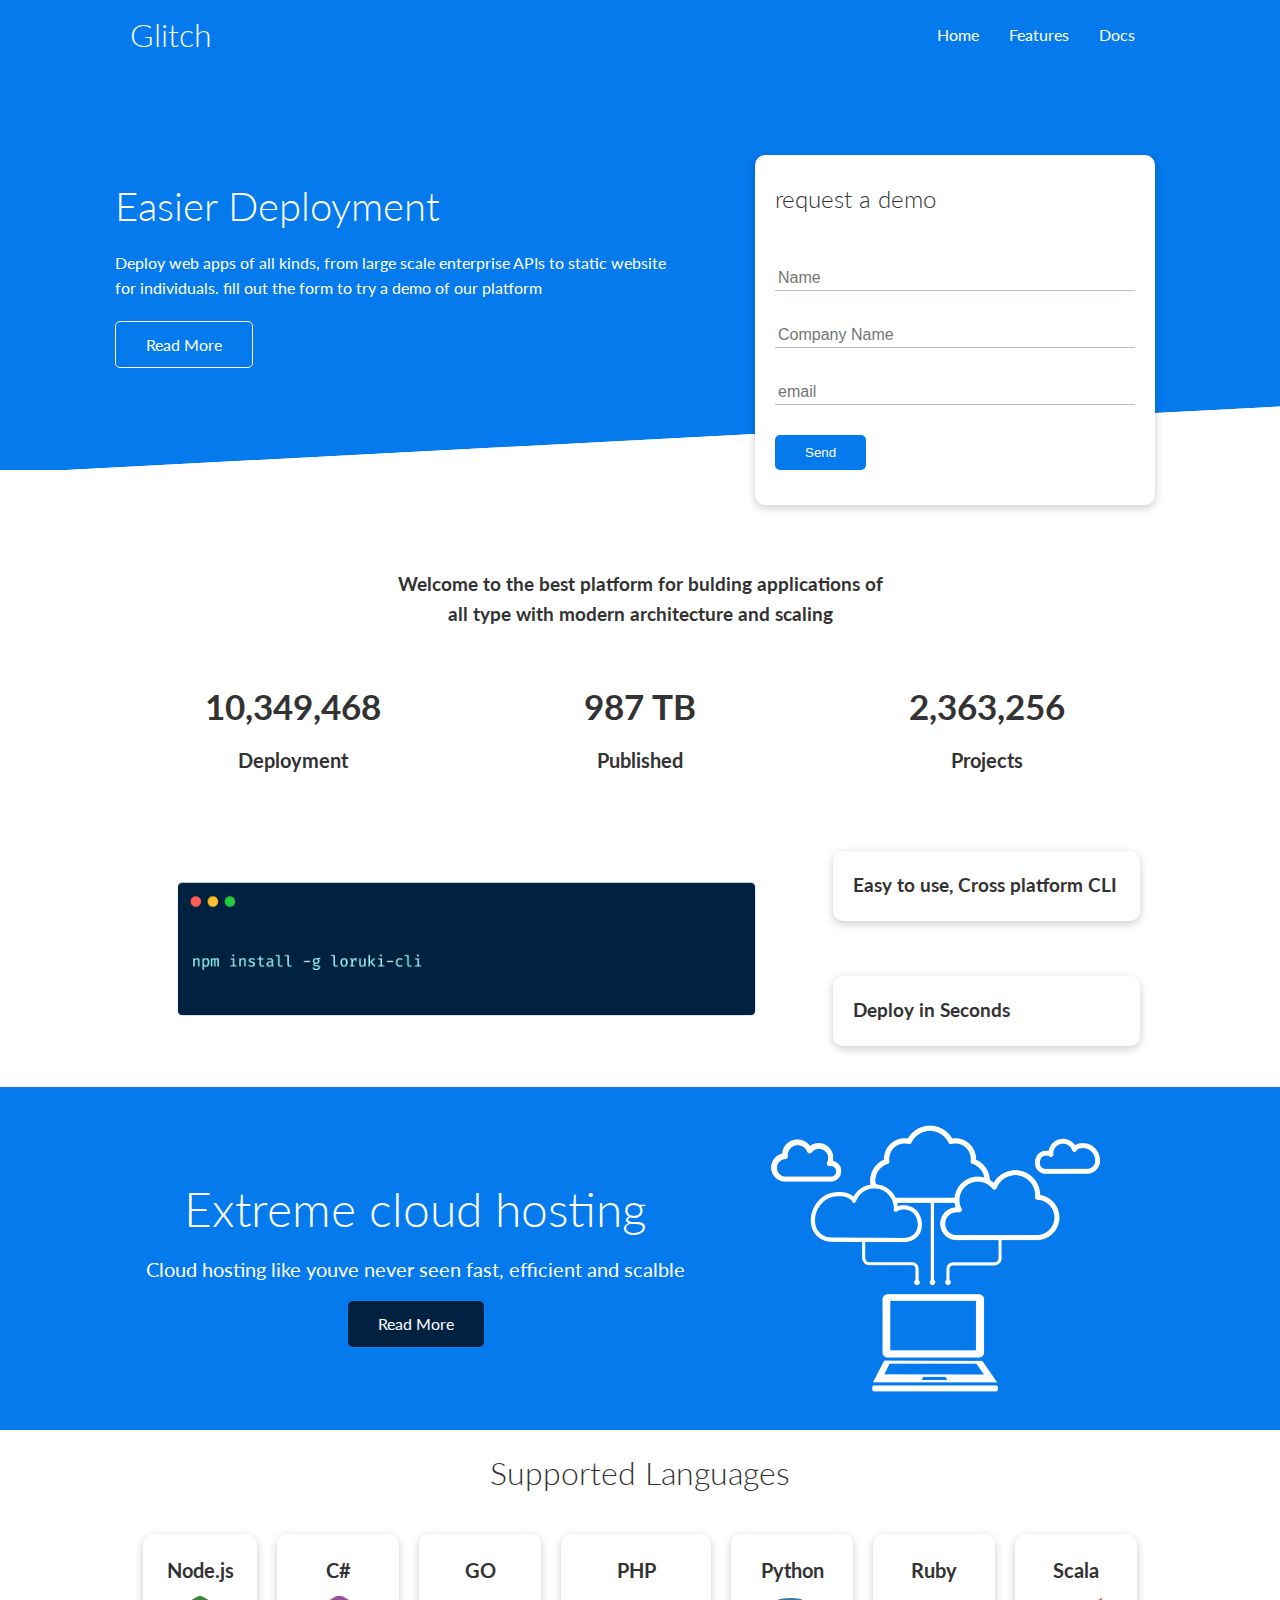
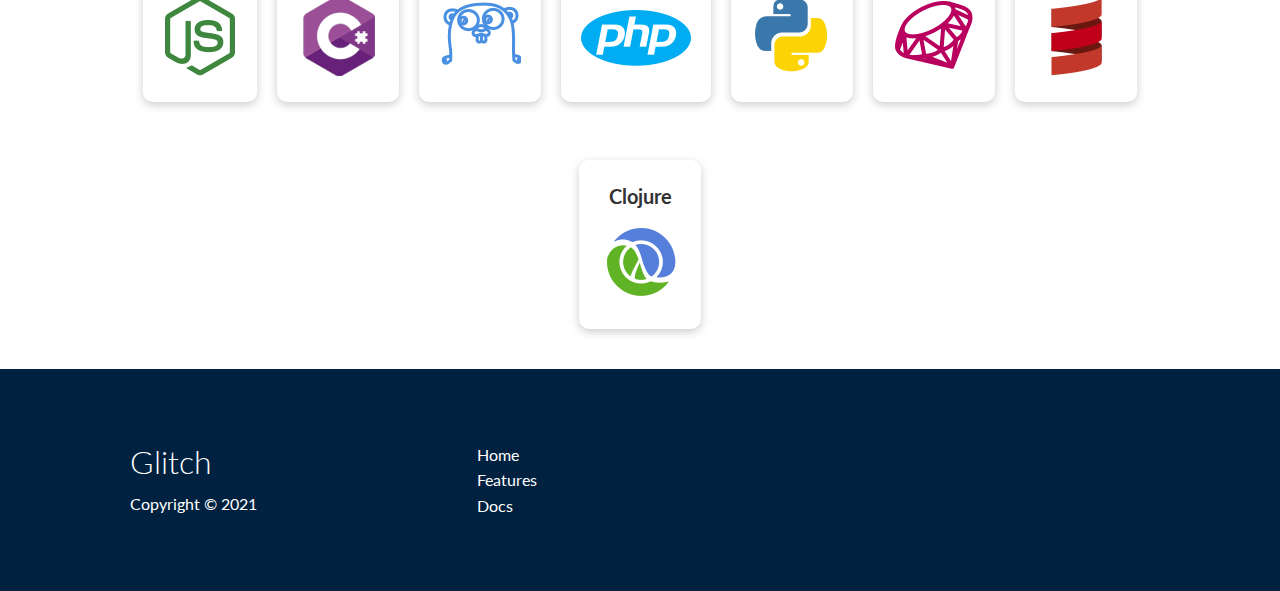
<file: index.html>
<!DOCTYPE html>
<html lang="en">

<head>
    <meta charset="UTF-8">
    <meta http-equiv="X-UA-Compatible" content="IE=edge">
    <meta name="viewport" content="width=device-width, initial-scale=1.0">
    <link rel="preconnect" href="https://fonts.gstatic.com">
    <link href="https://fonts.googleapis.com/css2?family=Lato:wght@300;400;700&display=swap" rel="stylesheet">
    <link rel="stylesheet" href="https://cdnjs.cloudflare.com/ajax/libs/font-awesome/5.15.3/css/all.min.css" integrity="sha512-iBBXm8fW90+nuLcSKlbmrPcLa0OT92xO1BIsZ+ywDWZCvqsWgccV3gFoRBv0z+8dLJgyAHIhR35VZc2oM/gI1w==" crossorigin="anonymous" />
    <link rel="stylesheet" href="css/style.css">

    <title>Glitch | Cloud Hosting For everyone</title>
</head>

<body>

    <!-- nnavbar -->
    <div class="navbar">
        <div class="container flex">
            <h1 class="logo">Glitch</h1>
            <nav>
                <ul>
                    <li><a href="index.html">Home</a></li>
                    <li><a href="features.html">Features</a></li>
                    <li><a href="docs.html">Docs</a></li>
                </ul>
            </nav>
        </div>
    </div>
    <!-- navbar end -->
    <!-- showcase area -->
    <section class="showcase">
        <div class="container grid">
            <div class="showcase-text">
                <h1>Easier Deployment</h1>
                <p>
                    Deploy web apps of all kinds, from large scale enterprise APIs to static website for individuals. fill out the form to try a demo of our platform
                </p>
                <a href="features.html" class="btn btn-outline">Read More</a>
            </div>
            <div class="showcase-form card">
                <h2>request a demo</h2>
                <form name="contact" method="POST" netlify-honeypot="bot-field" data-netlify="true">
                    <input type="hidden" name="form-name" value="contact">
                    <p class="hidden">
                        <label>Dont fill this out if youre human : <input name="bot-field">  </label>
                    </p>
                    <div class="form-control">
                        <input type="text" name="name" placeholder="Name" required>
                    </div>
                    <div class="form-control">
                        <input type="text" name="company" placeholder="Company Name" required>
                    </div>
                    <div class="form-control">
                        <input type="email" name="email" placeholder="email" required>
                    </div>
                    <input type="submit" value="Send" class="btn btn-primary">
                </form>
            </div>

        </div>
    </section>
    <!-- showcase end -->
    <!-- stats section start -->
    <section class="stats">
        <div class="container">
            <h3 class="stats-heading text-center my-1">
                Welcome to the best platform for bulding applications of all type with modern architecture and scaling
            </h3>
            <div class="grid grid-3 text-center my-4">
                <div>
                    <i class="fas fa-server fa-3x"></i>
                    <h3>10,349,468</h3>
                    <p class="text-secondary">
                        Deployment
                    </p>
                </div>
                <div>
                    <i class="fas fa-upload fa-3x"></i>
                    <h3>987 TB</h3>
                    <p class="text-secondary">
                        Published
                    </p>
                </div>
                <div>
                    <i class="fas fa-project-diagram fa-3x"></i>
                    <h3>2,363,256</h3>
                    <p class="text-secondary">
                        Projects
                    </p>
                </div>

            </div>
        </div>
    </section>
    <!-- stats section end -->

    <!-- Cli section -->
    <section class="cli">
        <div class="container grid">
            <img src="images/cli.png" alt="">
            <div class="card">
                <h3>Easy to use, Cross platform CLI</h3>
            </div>
            <div class="card">
                <h3>Deploy in Seconds</h3>
            </div>
        </div>
    </section>
    <!-- cli section end -->
    <!-- cloud -->
    <section class="cloud bg-primary my-2 pa-2">
        <div class="container grid">
            <div class="text-center">
                <h2 class="lg">
                    Extreme cloud hosting
                </h2>
                <p class="lead my-1">
                    Cloud hosting like youve never seen fast, efficient and scalble
                </p>
                <a href="features.html" class="btn btn-dark">Read More</a>
            </div>
            <img src="images/cloud.png" alt="">
        </div>
    </section>
    <!-- cloud section end -->
    <!-- programing langouage -->
    <section class="lang">
        <h2 class="md text-center my-2">Supported Languages</h2>
        <div class="container flex">
            <div class="card">
                <h4>Node.js</h4>
                <img src="images/logos/node.png" alt="">
            </div>
            <div class="card">
                <h4>C#</h4>
                <img src="images/logos/csharp.png" alt="">
            </div>
            <div class="card">
                <h4>GO</h4>
                <img src="images/logos/go.png" alt="">
            </div>
            <div class="card">
                <h4>PHP</h4>
                <img src="images/logos/php.png" alt="">
            </div>
            <div class="card">
                <h4>Python</h4>
                <img src="images/logos/python.png" alt="">
            </div>
            <div class="card">
                <h4>Ruby</h4>
                <img src="images/logos/ruby.png" alt="">
            </div>
            <div class="card">
                <h4>Scala</h4>
                <img src="images/logos/scala.png" alt="">
            </div>
            <div class="card">
                <h4>Clojure</h4>
                <img src="images/logos/clojure.png" alt="">
            </div>
        </div>
    </section>
    <!-- section end -->
    <!-- footer section -->
    <footer class="footer bg-dark pa-5">
        <div class="container grid grid-3">
            <div>
                <h1>Glitch</h1>
                <p>Copyright &copy; 2021 </p>
            </div>
            <nav>
                <ul>
                    <li><a href="index.html">Home</a></li>
                    <li><a href="features.html">Features</a></li>
                    <li><a href="docs.html">Docs</a></li>
                </ul>
            </nav>

            <div class="social">
                <a href="#"><i class="fab fa-github fa-2x"></i></a>
                <a href="#"><i class="fab fa-instagram fa-2x"></i></a>
                <a href="#"><i class="fab fa-facebook fa-2x"></i></a>
                <a href="#"><i class="fab fa-discord fa-2x"></i></a>

            </div>
        </div>
    </footer>
</body>

</html>
</file>
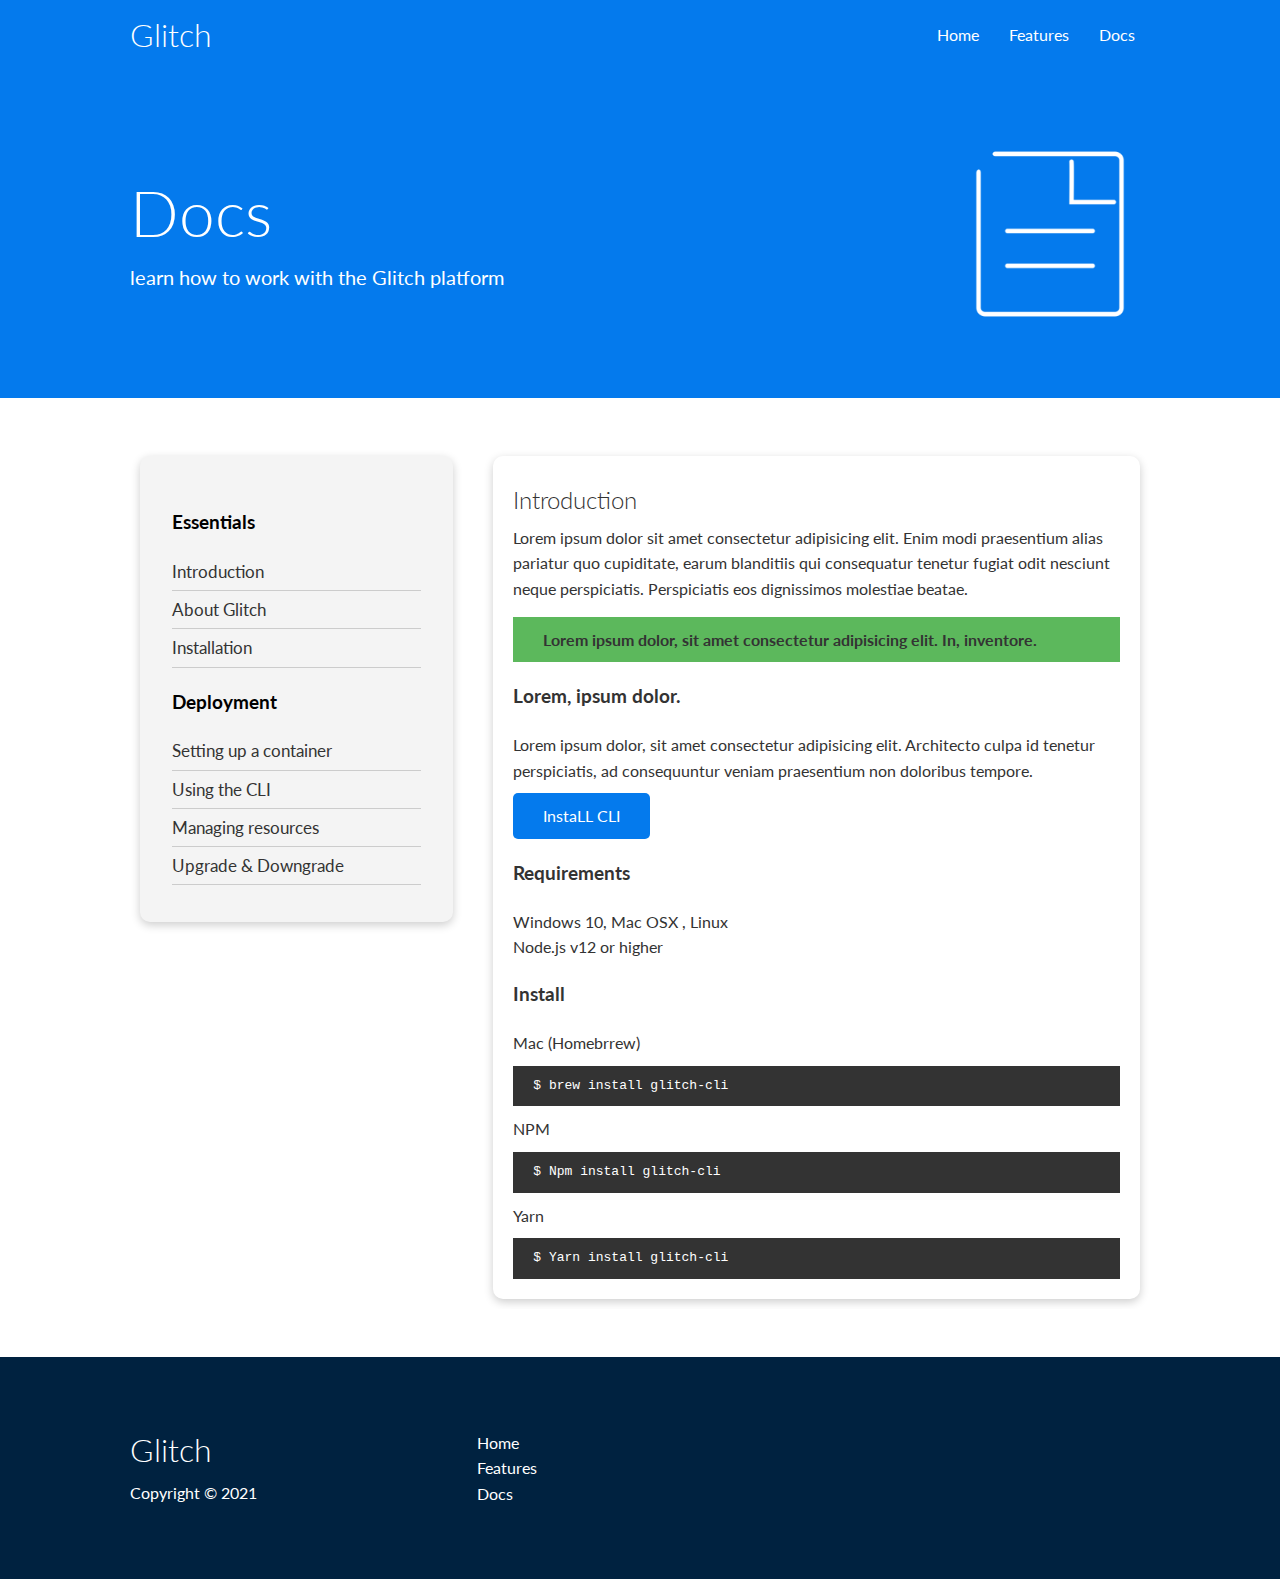
<file: docs.html>
<!DOCTYPE html>
<html lang="en">

<head>
    <meta charset="UTF-8">
    <meta http-equiv="X-UA-Compatible" content="IE=edge">
    <meta name="viewport" content="width=device-width, initial-scale=1.0">
    <link rel="preconnect" href="https://fonts.gstatic.com">
    <link href="https://fonts.googleapis.com/css2?family=Lato:wght@300;400;700&display=swap" rel="stylesheet">
    <link rel="stylesheet" href="https://cdnjs.cloudflare.com/ajax/libs/font-awesome/5.15.3/css/all.min.css" integrity="sha512-iBBXm8fW90+nuLcSKlbmrPcLa0OT92xO1BIsZ+ywDWZCvqsWgccV3gFoRBv0z+8dLJgyAHIhR35VZc2oM/gI1w==" crossorigin="anonymous" />
    <link rel="stylesheet" href="css/style.css">

    <title>Glitch | Cloud Hosting For everyone</title>
</head>

<body>

    <!-- nnavbar -->
    <div class="navbar">
        <div class="container flex">
            <h1 class="logo">Glitch</h1>
            <nav>
                <ul>
                    <li><a href="index.html">Home</a></li>
                    <li><a href="features.html">Features</a></li>
                    <li><a href="docs.html">Docs</a></li>
                </ul>
            </nav>
        </div>
    </div>
    <!-- navbar end -->

    <!-- head are -->
    <section class="docs-head bg-primary pa-5">
        <div class="container grid">
            <div>
                <h1 class="xl">Docs</h1>
                <p class="lead">
                    learn how to work with the Glitch platform
                </p>
            </div>
            <img src="images/docs.png" alt="">
        </div>
    </section>

    <!-- docs main -->
    <section class="docs-main my-4">
        <div class="container grid">
            <div class="card bg-light p-3">
                <h3 class="my-2 pra">
                    Essentials
                </h3>
                <nav>
                    <ul>
                        <li><a href="#">Introduction</a></li>
                        <li><a href="#">About Glitch</a></li>
                        <li><a href="#">Installation</a></li>
                    </ul>

                </nav>
                <h3 class="my-2 pra">
                    Deployment
                </h3>
                <nav>
                    <ul>
                        <li><a href="#">Setting up a container</a></li>
                        <li><a href="#"> Using the CLI</a></li>
                        <li><a href="#">Managing resources</a></li>
                        <li><a href="#">Upgrade & Downgrade</a></li>
                    </ul>

                </nav>
            </div>
            <div class="card">
                <h2>
                    Introduction
                </h2>
                <p>Lorem ipsum dolor sit amet consectetur adipisicing elit. Enim modi praesentium alias pariatur quo cupiditate, earum blanditiis qui consequatur tenetur fugiat odit nesciunt neque perspiciatis. Perspiciatis eos dignissimos molestiae beatae.</p>
                <div class="alert alert-success">
                    <i class="fas fa-nfo"></i>Lorem ipsum dolor, sit amet consectetur adipisicing elit. In, inventore.
                </div>
                <h3>
                    Lorem, ipsum dolor.
                </h3>
                <p>
                    Lorem ipsum dolor, sit amet consectetur adipisicing elit. Architecto culpa id tenetur perspiciatis, ad consequuntur veniam praesentium non doloribus tempore.
                </p>
                <a href="" class="btn btn-primary">InstaLL CLI</a>
                <h3>Requirements</h3>
                <ul>
                    <li>Windows 10, Mac OSX , Linux</li>
                    <li>Node.js v12 or higher </li>
                </ul>
                <h3>Install</h3>
                <p>Mac (Homebrrew)</p>
                <pre><code>$ brew install glitch-cli</code></pre>
                <p>NPM</p>
                <pre><code>$ Npm install glitch-cli</code></pre>
                <p>Yarn</p>
                <pre><code>$ Yarn install glitch-cli</code></pre>
            </div>
        </div>
    </section>

    <!-- footer section -->
    <footer class="footer bg-dark pa-5">
        <div class="container grid grid-3">
            <div>
                <h1>Glitch</h1>
                <p>Copyright &copy; 2021 </p>
            </div>
            <nav>
                <ul>
                    <li><a href="index.html">Home</a></li>
                    <li><a href="features.html">Features</a></li>
                    <li><a href="docs.html">Docs</a></li>
                </ul>
            </nav>

            <div class="social">
                <a href="#"><i class="fab fa-github fa-2x"></i></a>
                <a href="#"><i class="fab fa-instagram fa-2x"></i></a>
                <a href="#"><i class="fab fa-facebook fa-2x"></i></a>
                <a href="#"><i class="fab fa-discord fa-2x"></i></a>

            </div>
        </div>
    </footer>
</body>

</html>
</file>
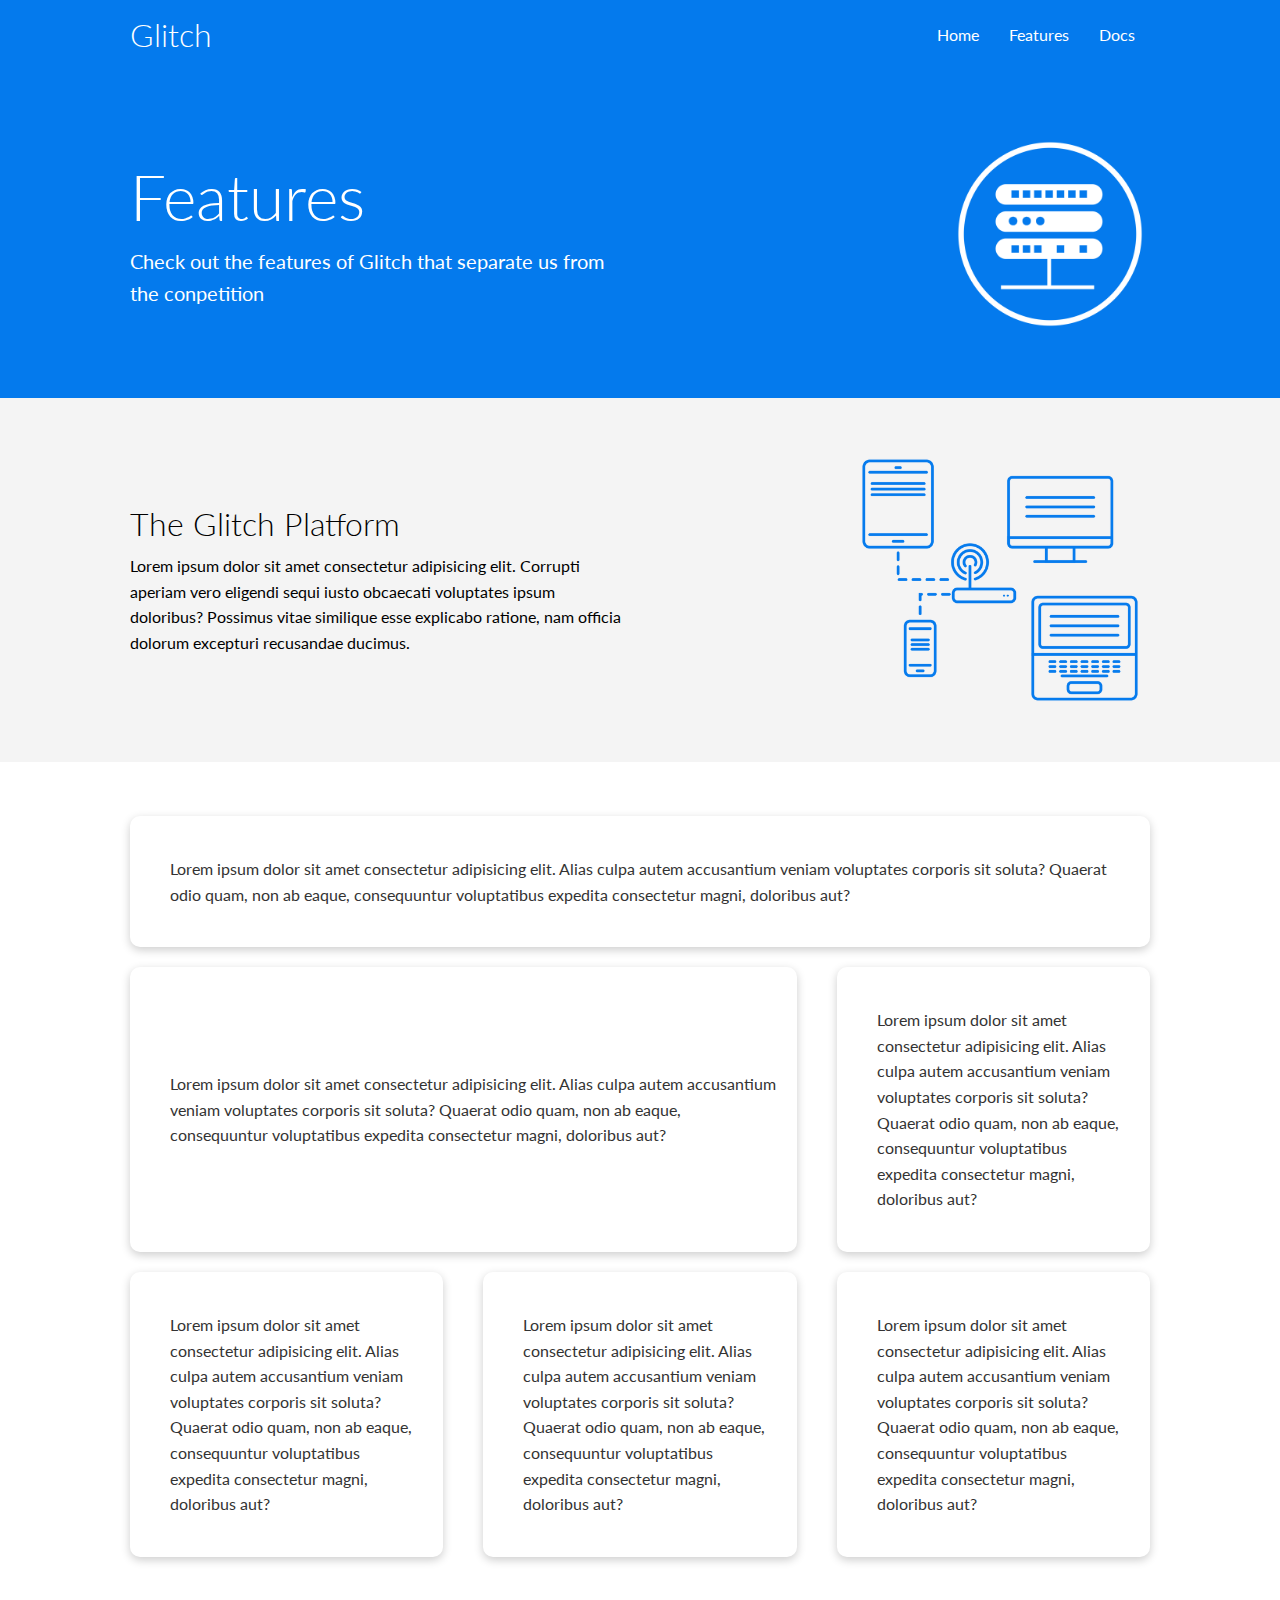
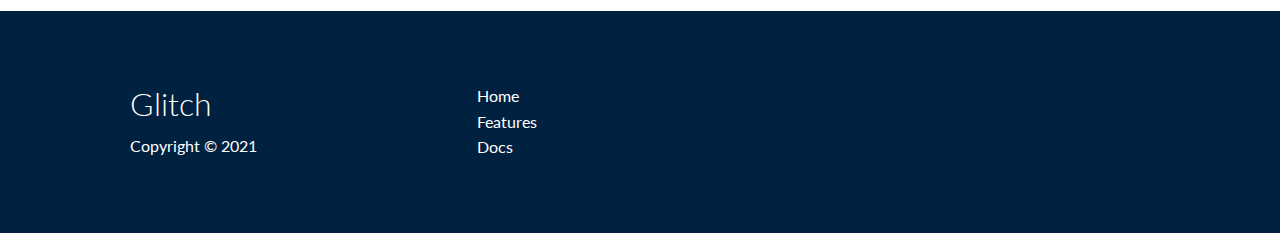
<file: features.html>
<!DOCTYPE html>
<html lang="en">

<head>
    <meta charset="UTF-8">
    <meta http-equiv="X-UA-Compatible" content="IE=edge">
    <meta name="viewport" content="width=device-width, initial-scale=1.0">
    <link rel="preconnect" href="https://fonts.gstatic.com">
    <link href="https://fonts.googleapis.com/css2?family=Lato:wght@300;400;700&display=swap" rel="stylesheet">
    <link rel="stylesheet" href="https://cdnjs.cloudflare.com/ajax/libs/font-awesome/5.15.3/css/all.min.css" integrity="sha512-iBBXm8fW90+nuLcSKlbmrPcLa0OT92xO1BIsZ+ywDWZCvqsWgccV3gFoRBv0z+8dLJgyAHIhR35VZc2oM/gI1w==" crossorigin="anonymous" />
    <link rel="stylesheet" href="css/style.css">

    <title>Glitch | Cloud Hosting For everyone</title>
</head>

<body>

    <!-- nnavbar -->
    <div class="navbar">
        <div class="container flex">
            <h1 class="logo">Glitch</h1>
            <nav>
                <ul>
                    <li><a href="index.html">Home</a></li>
                    <li><a href="features.html">Features</a></li>
                    <li><a href="docs.html">Docs</a></li>
                </ul>
            </nav>
        </div>
    </div>
    <!-- navbar end -->

    <!-- head are -->
    <section class="features-head bg-primary pa-5">
        <div class="container grid">
            <div>
                <h1 class="xl">Features</h1>
                <p class="lead">
                    Check out the features of Glitch that separate us from the conpetition
                </p>
            </div>
            <img src="images/server.png" alt="">
        </div>
    </section>

    <!-- sub head -->
    <section class="feature-sub-head bg-light pa-3">
        <div class="container grid">
            <div>
                <h1 class="md pra">The Glitch Platform</h1>
                <p class="pra">
                    Lorem ipsum dolor sit amet consectetur adipisicing elit. Corrupti aperiam vero eligendi sequi iusto obcaecati voluptates ipsum doloribus? Possimus vitae similique esse explicabo ratione, nam officia dolorum excepturi recusandae ducimus.
                </p>
            </div>
            <img src="images/server2.png" alt="">
        </div>
    </section>

    <!-- section grid styles -->
    <section class="features-main my-2">
        <div class="container grid grid-3">
            <div class="card flex">
                <i class="fas fa-server fa-3x"></i>
                <p>Lorem ipsum dolor sit amet consectetur adipisicing elit. Alias culpa autem accusantium veniam voluptates corporis sit soluta? Quaerat odio quam, non ab eaque, consequuntur voluptatibus expedita consectetur magni, doloribus aut?</p>
            </div>
            <div class="card flex">
                <i class="fas fa-server fa-3x"></i>
                <p>Lorem ipsum dolor sit amet consectetur adipisicing elit. Alias culpa autem accusantium veniam voluptates corporis sit soluta? Quaerat odio quam, non ab eaque, consequuntur voluptatibus expedita consectetur magni, doloribus aut?</p>
            </div>
            <div class="card flex">
                <i class="fas fa-server fa-3x"></i>
                <p>Lorem ipsum dolor sit amet consectetur adipisicing elit. Alias culpa autem accusantium veniam voluptates corporis sit soluta? Quaerat odio quam, non ab eaque, consequuntur voluptatibus expedita consectetur magni, doloribus aut?</p>
            </div>
            <div class="card flex">
                <i class="fas fa-server fa-3x"></i>
                <p>Lorem ipsum dolor sit amet consectetur adipisicing elit. Alias culpa autem accusantium veniam voluptates corporis sit soluta? Quaerat odio quam, non ab eaque, consequuntur voluptatibus expedita consectetur magni, doloribus aut?</p>
            </div>
            <div class="card flex">
                <i class="fas fa-server fa-3x"></i>
                <p>Lorem ipsum dolor sit amet consectetur adipisicing elit. Alias culpa autem accusantium veniam voluptates corporis sit soluta? Quaerat odio quam, non ab eaque, consequuntur voluptatibus expedita consectetur magni, doloribus aut?</p>
            </div>
            <div class="card flex">
                <i class="fas fa-server fa-3x"></i>
                <p>Lorem ipsum dolor sit amet consectetur adipisicing elit. Alias culpa autem accusantium veniam voluptates corporis sit soluta? Quaerat odio quam, non ab eaque, consequuntur voluptatibus expedita consectetur magni, doloribus aut?</p>
            </div>
        </div>
    </section>


    <!-- footer section -->
    <footer class="footer bg-dark pa-5">
        <div class="container grid grid-3">
            <div>
                <h1>Glitch</h1>
                <p>Copyright &copy; 2021 </p>
            </div>
            <nav>
                <ul>
                    <li><a href="index.html">Home</a></li>
                    <li><a href="features.html">Features</a></li>
                    <li><a href="docs.html">Docs</a></li>
                </ul>
            </nav>

            <div class="social">
                <a href="#"><i class="fab fa-github fa-2x"></i></a>
                <a href="#"><i class="fab fa-instagram fa-2x"></i></a>
                <a href="#"><i class="fab fa-facebook fa-2x"></i></a>
                <a href="#"><i class="fab fa-discord fa-2x"></i></a>

            </div>
        </div>
    </footer>
</body>

</html>
</file>
<file: css/style.css>
:root {
    --primary-color: #047aed;
    --secondary-color: #1c3fa8;
    --dark-color: #002240;
    --light-color: #f4f4f4;
}

* {
    box-sizing: border-box;
    margin: 0;
    padding: 0;
}

body {
    font-family: 'Lato', sans-serif;
    color: #333;
    line-height: 1.6;
}

ul {
    list-style-type: none;
}

a {
    text-decoration: none;
    color: #333;
}

h1,
h2 {
    font-weight: 300;
    line-height: 1.2;
    margin: 10px 0;
}

p {
    margin: 10px 0;
}

img {
    width: 100%;
}

.navbar {
    background-color: var(--primary-color);
    color: #fff;
    height: 70px;
}

.navbar ul {
    display: flex;
}

.navbar a {
    color: #fff;
    padding: 10px;
    margin: 0 5px;
}

.navbar a:hover {
    border-bottom: 2px #fff solid;
}

.navbar .flex {
    justify-content: space-between;
}

.container {
    max-width: 1100px;
    margin: 0 auto;
    overflow: auto;
    padding: 0 40px;
}

.flex {
    display: flex;
    flex-direction: row;
    justify-content: center;
    align-items: center;
    height: 100%;
}


/* show case section */

.showcase {
    height: 400px;
    background-color: var(--primary-color);
    color: #fff;
    position: relative;
}

.showcase::before,
.showcase::after {
    content: "";
    position: absolute;
    height: 100px;
    bottom: -70px;
    right: 0;
    left: 0;
    background: #fff;
    transform: skewY(-3deg);
    -webkit-transform: skewY(-3deg);
    -moz-transform: skewY(-3deg);
    -ms-transform: skewY(-3deg);
}

.showcase h1 {
    font-size: 40px;
}

.showcase p {
    margin: 20px 0;
}

.showcase .grid {
    overflow: visible;
    grid-template-columns: 55% 45%;
    grid-gap: 30px;
}

.showcase-form {
    position: relative;
    top: 60px;
    height: 350px;
    width: 400px;
    padding: 40px;
    z-index: 100;
    justify-self: flex-end;
}

.showcase-form .form-control {
    margin: 30px 0;
}

.showcase-form input[type='text'],
.showcase-form input[type='email'] {
    border: 0;
    border-bottom: 1px solid #b4becb;
    width: 100%;
    padding: 3px;
    font-size: 16px;
}

.showcase-form input:focus {
    outline: none;
}

.grid {
    display: grid;
    grid-template-columns: repeat(2, 1fr);
    grid-gap: 20px;
    justify-content: center;
    align-items: center;
    height: 100%;
}

.card {
    background-color: #fff;
    color: #333;
    border-radius: 10px;
    box-shadow: 0 3px 10px rgba(0, 0, 0, 0.2);
    padding: 20px;
    margin: 10px;
}

.btn {
    display: inline-block;
    padding: 10px 30px;
    cursor: pointer;
    background-color: var(--primary-color);
    color: #fff;
    border: none;
    border-radius: 5px;
}

.btn-outline {
    background-color: transparent;
    border: 1px solid #fff;
}

.btn:hover {
    transform: scale(0.98);
}


/* stats section */

.hidden {
    visibility: hidden;
    height: 0;
}

.stats {
    padding-top: 100px;
    animation: slideinfrombottom 1s ease-in;
}

.grid-3 {
    grid-template-columns: repeat(3, 1fr);
}

.text-center {
    text-align: center;
}

.my-1 {
    margin: 1rem 0;
}

.my-2 {
    margin: 1.5rem 0;
}

.my-3 {
    margin: 2rem 0;
}

.my-4 {
    margin: 3rem 0;
}

.my-5 {
    margin: 4rem 0;
}


/* margin (margin khali) */

.m-1 {
    margin: 1rem;
}

.m-2 {
    margin: 1.5rem;
}

.m-3 {
    margin: 2rem;
}

.m-4 {
    margin: 3rem;
}

.m-5 {
    margin: 4rem;
}


/* padding stuff */

.pa-1 {
    padding: 1rem 0;
}

.pa-2 {
    padding: 1.5rem 0;
}

.pa-3 {
    padding: 2rem 0;
}

.pa-4 {
    padding: 3rem 0;
}

.pa-5 {
    padding: 4rem 0;
}

.p-1 {
    padding: 1rem;
}

.p-2 {
    padding: 1.5rem;
}

.p-3 {
    padding: 2rem;
}

.p-4 {
    padding: 3rem;
}

.p-5 {
    padding: 4rem;
}

.stats-heading {
    max-width: 500px;
    margin: auto;
}

.stats .grid h3 {
    font-size: 35px;
}

.stats .grid p {
    font-size: 20px;
    font-weight: bold;
}


/* cli section */

.cli .grid {
    grid-template-columns: repeat(3, 1fr);
    grid-template-rows: repeat(2, 1fr);
}

.cli .grid>*:first-child {
    grid-column: 1 /span 2;
    grid-row: 1 / span 2;
}


/* cloud section */

.bg-primary,
.btn-primary {
    background: var(--primary-color);
    color: #fff;
}

.bg-secondary,
.btn-secondary {
    background: var(--secondary-color);
    color: #fff;
}

.bg-dark,
.btn-dark {
    background: var(--dark-color);
    color: #fff;
}

.bg-light,
.btn-light {
    background: var(--light-color);
    color: #fff;
}

.cloud .grid {
    grid-template-columns: 4fr 3fr;
}

.lead {
    font-size: 20px;
}

.lg {
    font-size: 3rem;
}

.sm {
    font-size: 1rem;
}

.md {
    font-size: 2rem;
}

.xl {
    font-size: 4rem;
}


/* lang section */

.lang .card {
    text-align: center;
    margin: 18px 10px 40px;
    transition: transform 0.2s ease-in;
}

.lang .flex {
    flex-wrap: wrap;
}

.lang .card h4 {
    font-size: 20px;
    margin-bottom: 10px;
}

.lang .card:hover {
    transform: translateY(-15px);
}


/* footer */

.bg-primary a,
.btn-primary a,
.bg-secondary a,
.btn-secondary a,
.bg-dark a,
.btn-dark a {
    color: #fff;
}

.footer .social a {
    margin: 0 10px;
}


/* feature page */

.features-head img,
.docs-head img {
    width: 200px;
    justify-self: flex-end;
}

.feature-sub-head img {
    width: 300px;
    justify-self: flex-end;
}

.pra {
    color: #000;
}

.features-main .card>i {
    margin-right: 20px;
}

.features-main .grid {
    padding: 30px;
}

.features-main .grid>*:first-child {
    grid-column: 1 / span 3;
}

.features-main .grid>*:nth-child(2) {
    grid-column: 1 / span 2;
}


/* docs */

.docs-main h3 {
    margin: 20px 0;
}

.docs-main .grid {
    grid-template-columns: 1fr 2fr;
    align-items: flex-start;
}

.docs-main nav li {
    font-size: 17px;
    padding-bottom: 5px;
    margin-bottom: 5px;
    border-bottom: 1px #ccc solid;
}

.docs-main a:hover {
    font-weight: bold;
}

.alert {
    background-color: var(--light-color);
    padding: 10px 20px;
    font-weight: bold;
    margin: 15px 0;
}

.alert i {
    margin-right: 10px;
}

.alert-success {
    background-color: #5cb85c;
}

pre,
code {
    background: #333;
    color: #fff;
    padding: 10px;
}

.showcase-text {
    animation: slideinfromleft 1s ease-in;
}

.showcase-form {
    animation: slideinfromright 1s ease-in;
}


/* animations */

@keyframes slideinfromleft {
    0% {
        transform: translateX(-100%);
    }
    100% {
        transform: translateX(0);
    }
}

@keyframes slideinfromright {
    0% {
        transform: translateX(100%);
    }
    100% {
        transform: translateX(0);
    }
}

@keyframes slideinfromtop {
    0% {
        transform: translateY(-100%);
    }
    100% {
        transform: translateX(0);
    }
}

@keyframes slideinfrombottom {
    0% {
        transform: translateY(100%);
    }
    100% {
        transform: translateX(0);
    }
}


/* Tabelt and under  */

@media(max-width:768px) {
    .grid,
    .showcase .grid,
    .stats .grid,
    .cli .grid,
    .cloud .grid {
        grid-template-columns: 1fr;
        grid-template-rows: 1fr;
    }
    .showcase {
        height: auto;
    }
    .showcase-text {
        text-align: center;
        margin-top: 40px;
    }
    .showcase-form {
        justify-self: center;
        margin: auto;
    }
    .cli .grid>*:first-child {
        grid-column: 1;
        grid-row: 1;
    }
    .features-head,
    .feature-sub-head,
    .docs-head {
        text-align: center;
    }
    .features-head img,
    .feature-sub-head img,
    .docs-head img {
        justify-self: center;
    }
    .features-main .grid>*:first-child {
        grid-column: 1;
    }
    .features-main .grid>*:nth-child(2) {
        grid-column: 1;
    }
}


/* Mobile  */

@media(max-width:500px) {
    .navbar {
        height: 110px;
    }
    .navbar .flex {
        flex-direction: column;
    }
    .navbar ul {
        padding: 10px;
        background-color: rgba(0, 0, 0, 0.1);
    }
}
</file>
